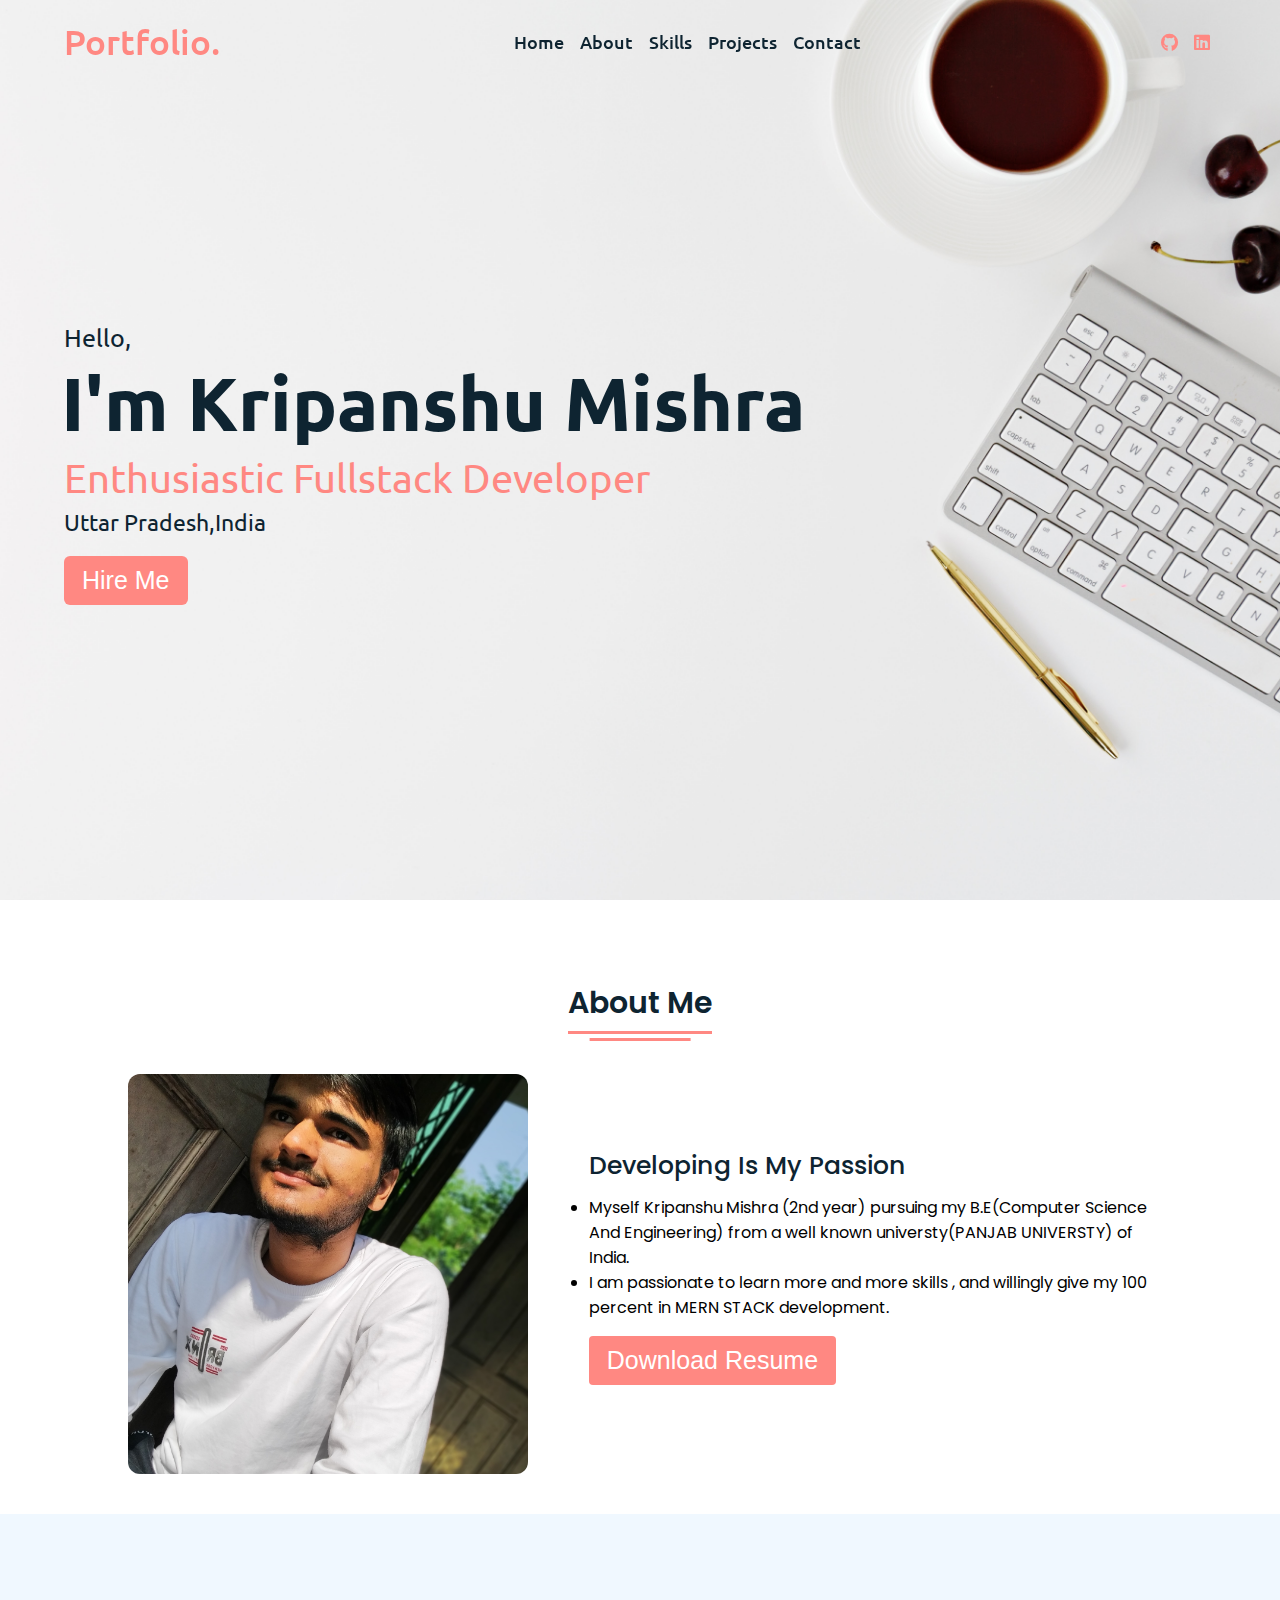
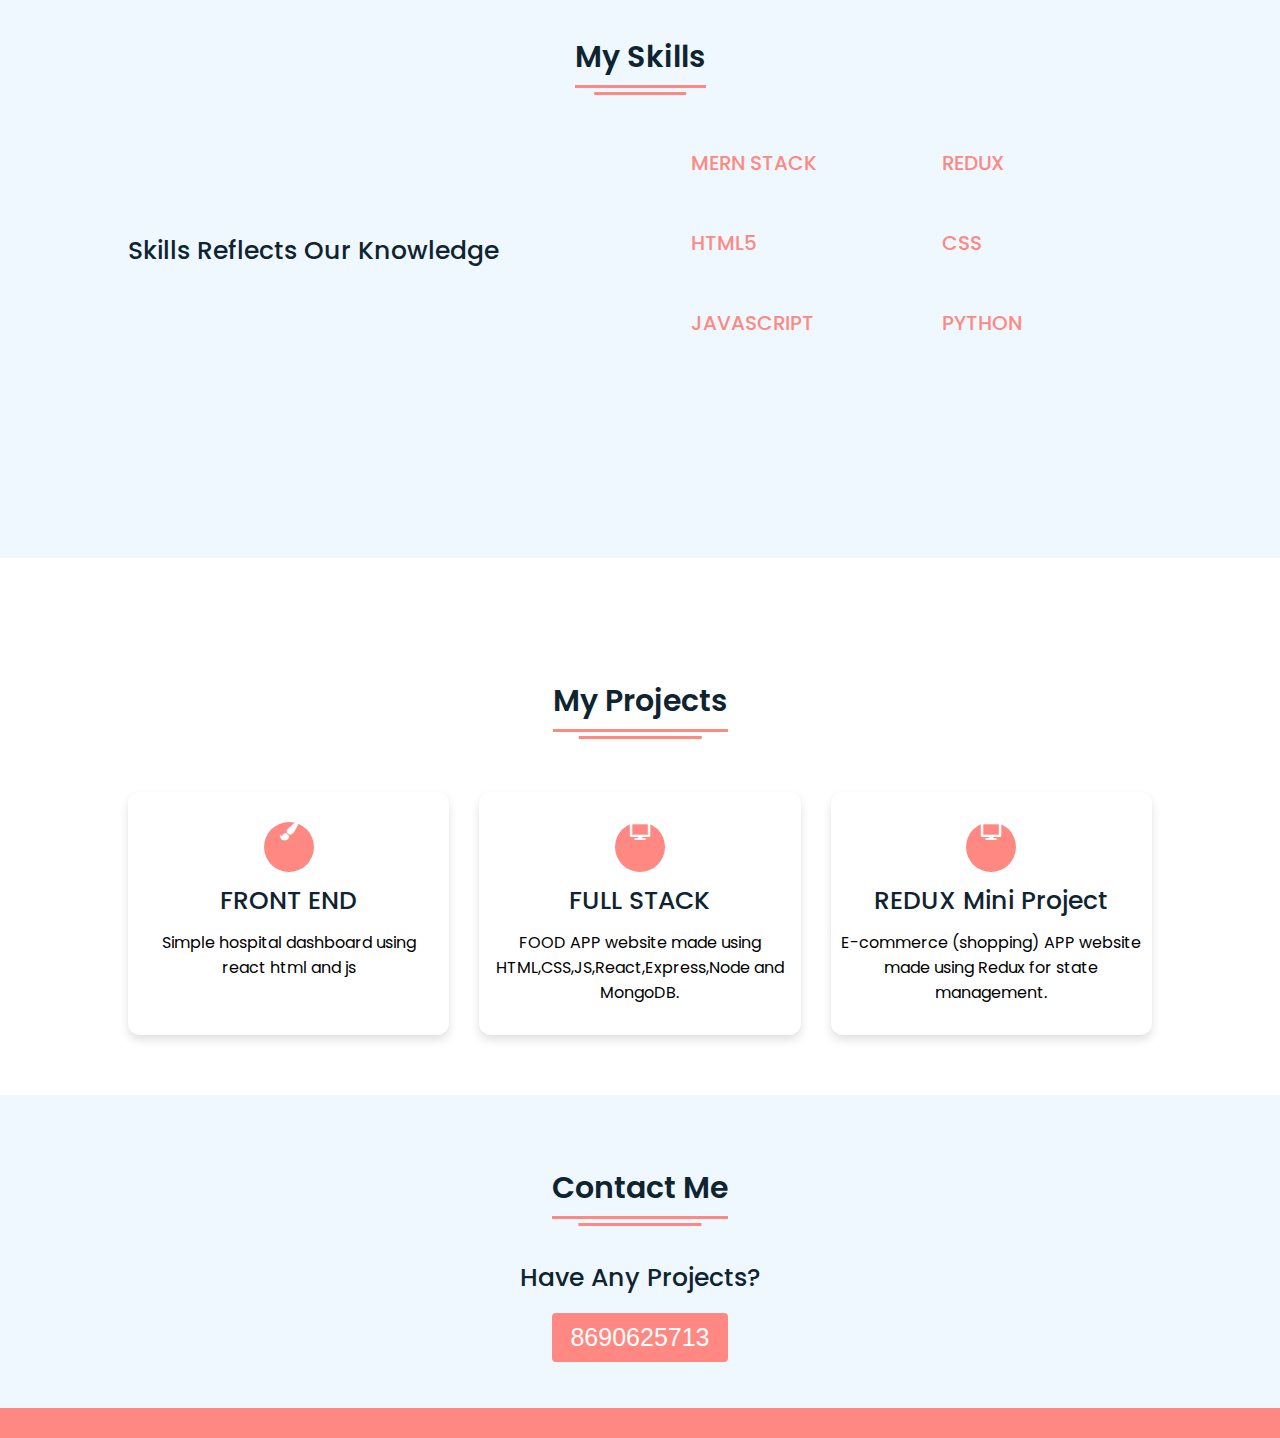
<file: index.html>
<html lang="en" dir="ltr">

<head>
  <meta charset="UTF-8">
  <title> Portfolio Website | kripanshu mishra </title>
  <link rel="stylesheet" href="style.css">
  <!-- Fontawesome CDN Link -->
  <link rel="stylesheet" href="https://cdnjs.cloudflare.com/ajax/libs/font-awesome/5.15.2/css/all.min.css" />
  <meta name="viewport" content="width=device-width, initial-scale=1.0">
</head>

<body>

  <!-- Move to up bottom -->
  <div class="scroll-button">
    <a href="#home"><i class="fas fa-arrow-up"></i></a>
  </div>

  <!-- navigation menu -->
  <nav id="imp">
    <div class="navbar">
      <div class="logo"><a href="#">Portfolio.</a></div>
      <ul class="menu">
        <li><a href="#home">Home</a></li>
        <li><a href="#about">About</a></li>
        <li><a href="#skills">Skills</a></li>
        <li><a href="#services">Projects</a></li>
        <li><a href="#contact">Contact</a></li>
        <div class="cancel-btn">
          <i class="fas fa-times"></i>
        </div>
      </ul>
      <div class="media-icons">



        <a href="https://github.com/kripanshumishra?tab=repositories/" target="_blank"><i class="fab fa-github"></i></a>
        <a href="https://www.linkedin.com/in/kripanshu-mishra-5b3501223/" target="_blank"><i
            class="fab fa-linkedin"></i></a>


      </div>
    </div>
    <div class="menu-btn">
      <i class="fas fa-bars"></i>
    </div>
  </nav>

  <!-- Home Section Start -->
  <section class="home" id="home">
    <div class="home-content">
      <div class="text">
        <div class="text-one">Hello,</div>
        <div class="text-two">I'm Kripanshu Mishra</div>
        <div class="text-three">Enthusiastic Fullstack Developer</div>
        <div class="text-four">Uttar Pradesh,India</div>
      </div>
      <div class="button">
        <a href=" mailto:mishrakripanshu303@gmail.com?subject=subject&cc=mishrakripanshu303@gmail.com"> <button>Hire
            Me</button></a>

      </div>
    </div>
  </section>

  <!-- About Section Start -->
  <section class="about" id="about">
    <div class="content">
      <div class="title"><span>About Me</span></div>
      <div class="about-details">
        <div class="left">
          <img src="images/my_pic.jpg" alt="Portfolio">
        </div>
        <div class="right">
          <div class="topic">Developing Is My Passion</div>
          <p>
          <ul>
            <li>
              Myself Kripanshu Mishra (2nd year) pursuing my B.E(Computer Science And Engineering) from a well known
              universty(PANJAB UNIVERSTY) of India.
            </li>
            <li>
              I am passionate to learn more and more skills , and willingly give my 100 percent in MERN STACK
              development.
            </li>
          </ul>
          </p>
          <div class="button">
            <a href="resume/Kripanshu_Mishra_ resume.pdf"><button>Download Resume</button></a>
          </div>
        </div>
      </div>
    </div>
  </section>

  <!-- My Skill Section Start -->
  <section class="skills" id="skills">
    <div class="content">
      <div class="title"><span>My Skills</span></div>
      <div class="skills-details">
        <div class="text">
          <div class="topic" style="position: relative; bottom: 4.2rem;">Skills Reflects Our Knowledge</div>
          <!-- <p>Lorem ipsum dolor sit amet, consectetur adipisicing elit. Minus natus tenetur tempora? Quasi, rem quas omnis. Porro rem aspernatur reiciendis ut praesentium minima ad, quos, officia! Illo libero, et, distinctio repellat sed nesciunt est modi quaerat placeat. Quod molestiae, alias?</p> -->
          <!-- <div class="experience">
            <div class="num">10</div>
            <div class="exp">Years Of <br> Experience</div>
          </div> -->
        </div>
        <div class="boxes">
          <div class="box">
            <div class="topic">MERN STACK</div>
            <!-- <div class="per">90%</div> -->
          </div>
          <div class="box">
            <div class="topic">REDUX</div>
            <!-- <div class="per">100%</div> -->
          </div>
          <div class="box">
            <div class="topic">HTML5</div>
            <!-- <div class="per">100%</div> -->
          </div>
          <div class="box">
            <div class="topic">CSS</div>
            <!-- <div class="per">100%</div> -->
          </div>
          <div class="box">
            <div class="topic">JAVASCRIPT</div>
            <!-- <div class="per">80%</div> -->
          </div>
          <div class="box">
            <div class="topic">PYTHON</div>
            <!-- <div class="per">70%</div> -->
          </div>
          <div class="box">
            <div class="topic"></div>
            <!-- <div class="per">100%</div> -->
          </div>

          <div class="box">
            <div class="topic"></div>
            <!-- <div class="per">100%</div> -->
          </div>

          <div class="box">
            <div class="topic"></div>
            <!-- <div class="per">100%</div> -->
          </div>

          <div class="box">
            <div class="topic"></div>
            <!-- <div class="per">100%</div> -->
          </div>

          <div class="box">
            <div class="topic"></div>
            <!-- <div class="per">100%</div> -->
          </div>






        </div>
      </div>
    </div>
  </section>

  <!-- My Projects Section Start -->
  <section class="services" id="services">
    <div class="content">
      <div class="title"><span>My Projects</span></div>
      <div class="boxes">
        <div class="box">
          <a href="https://bejewelled-bonbon-e1f826.netlify.app" target="_blank">
            <div class="icon">

              <i class="fas fa-paint-brush"></i>
            </div>
            <div class="topic">FRONT END</div>
            <p> Simple hospital dashboard using react html and js</p>
          </a>
        </div>
        <div class="box">
          <a href="https://elegant-basbousa-5090c8.netlify.app/" target="_blank">
            <div class="icon">
              <i class="fas fa-desktop"></i>
            </div>
            <div class="topic">FULL STACK</div>
            <p>FOOD APP website made using HTML,CSS,JS,React,Express,Node and MongoDB.
            </p>
          </a>
        </div>
        <div class="box">
          <a href="https://traskart.netlify.app/" target="_blank">
            <div class="icon">
              <i class="fas fa-desktop"></i>
            </div>

            <div class="topic">REDUX Mini Project</div>
            <p>E-commerce (shopping) APP website made using Redux for state management.
            </p>
          </a>
        </div>



        <!-- <div class="box">
          <div class="icon">
            <i class="fas fa-chart-line"></i>
          </div>
          <a href="https://www.facebook.com/"  target="_blank"><div class="topic">Phyton</div></a>
          <p>Lorem ipsum dolor sit amet, consectetur adipisicing elit. Mollitia autem quam odio, qui voluptatem eligendi?</p>
        </div>
        <div class="box">
          <div class="icon">
            <i class="fab fa-js"></i>
          </div>
          <a href="https://www.facebook.com/"  target="_blank"><div class="topic">Java Script</div></a>
          <p>Lorem ipsum dolor sit amet, consectetur adipisicing elit. Mollitia autem quam odio, qui voluptatem eligendi?</p>
        </div>
        <div class="box">
          <div class="icon">
            <i class="fas fa-quidditch"></i>
          </div>
          <div class="topic">UI/UX Design</div>
          <p>Lorem ipsum dolor sit amet, consectetur adipisicing elit. Mollitia autem quam odio, qui voluptatem eligendi?</p>
        </div>
        <div class="box">
          <div class="icon">
            <i class="fas fa-tablet-alt"></i>
          </div>
          <div class="topic">My SQL</div>
          <p>Lorem ipsum dolor sit amet, consectetur adipisicing elit. Mollitia autem quam odio, qui voluptatem eligendi?</p>
        </div> -->
      </div>
    </div>
  </section>

  <!-- Contact Me Section Start -->
  <section class="contact" id="contact">
    <div class="content">
      <div class="title"><span>Contact Me</span></div>
      <div class="text">
        <div class="topic">Have Any Projects?</div>
        <!-- <p></p> -->
        <div class="button">
          <a href=" mailto:mishrakripanshu303.com?subject=subject&cc=mishrakripanshu303.com">

            <button>8690625713</button></a>
        </div>
      </div>
    </div>
  </section>

  <!-- Footer Section Start -->
  <footer>
    <div class="text">

    </div>
  </footer>



  <script src="script.js"></script>
</body>
</file>
<file: style.css>
/* Google Font CDN Link */
@import url('https://fonts.googleapis.com/css2?family=Poppins:wght@400;500;600;700&family=Ubuntu:wght@400;500;700&display=swap');
*{
  margin: 0;
  padding: 0;
  box-sizing: border-box;
  text-decoration: none;
  scroll-behavior: smooth;
}
:root{
    --primary-color:#ff8882;
    --black-color:#0E2431;
    --white-color:#fff;

}
a{
  text-decoration:none;
  color: inherit;
}
body{
  font-family: 'Ubuntu', sans-serif;
}
/* Custom Scroll Bar CSS */
::-webkit-scrollbar {
    width: 10px;
}
::-webkit-scrollbar-track {
    background: #f1f1f1;
}
::-webkit-scrollbar-thumb {
    background: var(--primary-color);
    border-radius: 12px;
    transition: all 0.3s ease;
}
::-webkit-scrollbar-thumb:hover {
    background: var(--primary-color);
}

/* navbar styling */
nav{
  position:fixed;
  width:100%;
  padding:20px 0;
  z-index: 999;
  transition: all 0.3s ease;
}
.sticky{
  background:var(--primary-color);
  padding:13px 0;
  opacity: 1;
}
nav .navbar{
  width:90%;
  display:flex;
  justify-content: space-between;
  align-items: center;
  margin:auto;
}
nav .navbar .logo a{
  font-weight: 500;
  font-size: 35px;
  color:var(--primary-color);
}

nav.sticky .navbar .logo a{
  color:var(--white-color);
}

nav .navbar .menu{
  display:flex;
  position:relative;
}
nav .navbar .menu li{
  list-style: none;
  margin:0 8px;
}
nav .navbar .menu a{
  font-size: 18px;
  font-weight: 500;
  color:var(--black-color);
  padding:6px 0;
  transition: all 0.4s ease;
}
.navbar .menu a:hover{
  color:var(--primary-color);
}
nav.sticky .menu a{
  color:var(--white-color);
}
nav.sticky .menu a:hover{
  color:var(--black-color);
}
.navbar .media-icons a{
  color:var(--primary-color);
  font-size: 18px;
  margin:0 6px;
}
nav.sticky .media-icons a{
  color:var(--white-color);
}

/* side navigation Menu Button CSS */
nav .menu-btn,
.navbar .menu .cancel-btn{
  position:absolute;
  color:var(--white-color);
  right:30px;
  top:20px;
  font-size: 20px;
  cursor: pointer;
  transition: all 0.3s ease;
  display: none;
}
nav .menu-btn{
  color:var(--primary-color);
}
nav.sticky .menu-btn{
  color:var(--white-color);
}
.navbar .menu .menu-btn{
  color:var(--white-color);
}


/* home section styling */
.home{
  height:100vh;
  width:100%;
  background:url("images/leone-venter-VieM9BdZKFo-unsplash.jpg") no-repeat;
  background-size: cover;
  background-position: center center;
  background-attachment: fixed;
}
 .home .home-content{
  width:90%;
  height:100%;
  margin:auto;
  display:flex;
  flex-direction: column;
  justify-content: center;
}
.home .text-one{
  font-size:25px;
  color:var(--black-color);
}
.home .text-two{
  color:var(--black-color);
  font-size: 75px;
  font-weight: 600;
  margin-left: -3px;
}
.home .text-three{
  font-size: 40px;
  margin:5px 0;
  color:var(--primary-color);
}
.home .text-four{
  font-size: 23px;
  margin:5px 0;
  color:var(--black-color);
}
.home .button{
  margin:14px 0;
}
.home .button button{
  outline:none;
  padding:8px 16px;
  border-radius: 6px;
  font-size: 25px;
  font-weight: 400;
  background:var(--primary-color);
  color:var(--white-color);
  cursor:pointer;
  border:2px solid transparent;
  transition: all 0.4s ease;
}
.home .button button:hover{
  border-color:var(--primary-color);
  background-color: var(--white-color);
  color:var(--primary-color);
} 

/* About Section Styling */
section{
  padding-top:40px;
}
section .content{
  width:80%;
  margin:40px auto;
  font-family: 'Poppins', sans-serif;
}
section .title{
  display:flex;
  justify-content: center;
  margin-bottom: 40px;
}
section .title span{
  color:var(--black-color);
  font-size: 30px;
  font-weight: 600;
  position:relative;
  padding-bottom:8px;
}
section .title span::before,
section .title span::after{
  content:'';
  position:absolute;
  height:3px;
  width:100%;
  background:var(--primary-color);
  left:0;
  bottom:0;
}
section .title span::after{
  bottom:-7px;
  width:70%;
  left:50%;
  transform:translateX(-50%);
}
.about .about-details{
  display:flex;
  justify-content:space-between;
  align-items: center;
}
.about .about-details .left{
  width:45%;
}
.about .left img{
  height:400px;
  width:400px;
  object-fit: cover;
  border-radius: 12px;
}
.about .about-details .right{
  width:55%;
}
section .topic{
  color:var(--black-color);
  font-size:25px;
  font-weight: 500;
  margin-bottom: 10px;
  
}
.about-details .right p{
  text-align: justify;
  color:var(--black-color);
}
section .button{
  margin:16px 0;
}
section .button button{
  outline:none;
  padding:8px 16px;
  border-radius: 4px;
  font-size: 25px;
  font-weight: 400;
  background: var(--primary-color);
  color:var(--white-color);
  border:2px solid transparent;
  cursor: pointer;
  transition: all 0.4s ease;
}
section .button button:hover{
  border-color:var(--primary-color);
  background-color: var(--white-color);
  color:var(--primary-color);
}  

/* My Skills CSS */
.skills{
  background:#f0f8ff;
}
.skills .content{
  padding:40px 0;
}
.skills .skills-details{
  display:flex;
  justify-content: space-between;
  align-items: center;
}
.skills-details .text{
  width:50%;
}
.skills-details p{
  color:var(--black-color);
  text-align: justify;
}
.skills .skills-details .experience{
  display:flex;
  align-items: center;
  margin:0 10px;
}
.skills-details .experience .num{
  color:var(--black-color);
  font-size: 80px;
}
.skills-details .experience .exp{
  color:var(--black-color);
  margin-left: 20px;
  font-size: 18px;
  font-weight: 500;
  margin:0 6px;
}
.skills-details .boxes{
  width:45%;
  display:flex;
  flex-wrap: wrap;
  justify-content:space-between;
}
.skills-details .box{
  width:calc(100% / 2 - 20px);
  margin:20px 0;
}
.skills-details .boxes .topic{
  font-size: 20px;
  color:var(--primary-color);
}
.skills-details .boxes .per{
  font-size: 60px;
  color:var(--primary-color);
}

/* My Services CSS */
.services .boxes{
  display:flex; 
  flex-wrap: wrap;
  justify-content:space-between;
}
.services .boxes .box{
 margin:20px 0;
 width:calc(100% / 3 - 20px);
 text-align: center;
 border-radius: 12px;
 padding:30px 10px;
 box-shadow: 0 5px 10px rgba(0,0,0,0.12);
 cursor:default;
 transition: all 0.4s ease;
}
.services .boxes .box:hover{
 background: var(--primary-color);
 color:var(--white-color);
}
.services .boxes .box .icon{
 height:50px;
 width:50px;
 background: var(--primary-color);
 border-radius: 50%;
 text-align: center;
 line-height: 50px;
 font-size: 18px;
 color:var(--white-color);
 margin:0 auto 10px auto;
 transition: all 0.4s ease;
}
.boxes .box:hover .icon{
 background:var(--white-color);
 color:var(--primary-color);
}
.services .boxes .box:hover .topic,
.services .boxes .box:hover p{
 color:var(--white-color);
 transition: all 0.4s ease;
}

/* Contact Me CSS */
.contact{
  background: #f0f8ff;
}
.contact .content{
  margin:0 auto;
  padding:30px 0;
}
.contact .text{
  width:80%;
  text-align: center;
  margin:auto;
}

/* Footer CSS */
footer{
  background:var(--primary-color);
  padding:15px 0;
  text-align: center;
  font-family: 'Poppins', sans-serif;
}
footer .text span{
  font-size: 17px;
  font-weight: 400;
  color:var(--white-color);
}
footer .text span a{
  font-weight: 500;
  color:var(--white-color);
}
footer .text span a:hover{
  text-decoration: underline;
}

/* Scroll To Top Button CSS */
.scroll-button a{
  position:fixed;
  bottom:20px;
  right:20px;
  color:var(--white-color);
  background:var(--primary-color);
  padding:10px 12px;
  font-size: 18px;
  border-radius: 6px;
  box-shadow: rgba(0,0,0,0.15);
  display:none;
}

/* Responsive Media Queries */
@media (max-width:1190px){
  section .content{
    width:85%;
  }
}
@media (max-width:1000px){
  .about .about-details{
    justify-content: center;
    flex-direction: column;
  }
  .about .about-details .left{
    display: flex;
    justify-content:center;
    width:100%;
  }
  .about .about-details .right{
    width:90%;
    margin:40px 0;
  }
  .services .boxes .box{
    margin:20px 0;
    width:calc(100% / 2 - 20px);
  }
}
@media (max-width:900px){
  .about .left img{
    height:350px;
    width:350px;
  }
}
@media (max-width:750px){
   nav .navbar{
     width:90%;
   }
   nav .navbar .menu{
     position:fixed;
     left:-100%;
     top:0;
     background:var(--primary-color);
     height:100vh;
     max-width: 400px;
     width:100%;
     padding-top:60px;
     flex-direction: column;
     align-items:center;
     transition: all 0.5s ease;
   }
   .navbar.active .menu{
     left:0;
   }
   nav .navbar .menu a{
     font-size:23px;
     display:block;
     color:var(--white-color);
     margin:10px 0;
   }
   nav.sticky .menu a:hover{
     color:var(--primary-color);
   }
   nav .navbar .media-icons{
     display:none;
   }
   nav .menu-btn,
   .navbar .menu .cancel-btn{
     display:block;
   }

   .home .text-two{
     font-size: 65px;
   }
   .home .text-three{
    font-size: 35px;
  }

  .skills .skills-details{
    align-items: center;
    justify-content: center;
    flex-direction: column;
  }
  .skills-details .text{
    width:100%;
    margin-bottom:50px;
  }
  .skills-details .boxes{
    justify-content:center;
    align-items: center;
    width:100%;
  }

  .services .boxes .box{
    margin:20px 0; 
    width:100%;
  }

  .contact .text{
    width:100%;
  }
}

@media (max-width:500px){
  .home .text-two{
    font-size: 55px;
  }
  .home .text-three{
    font-size: 33px;
  }

  .skills-details .boxes .per{
    font-size: 50px;
    color:var(--primary-color);
  }
}
</file>
